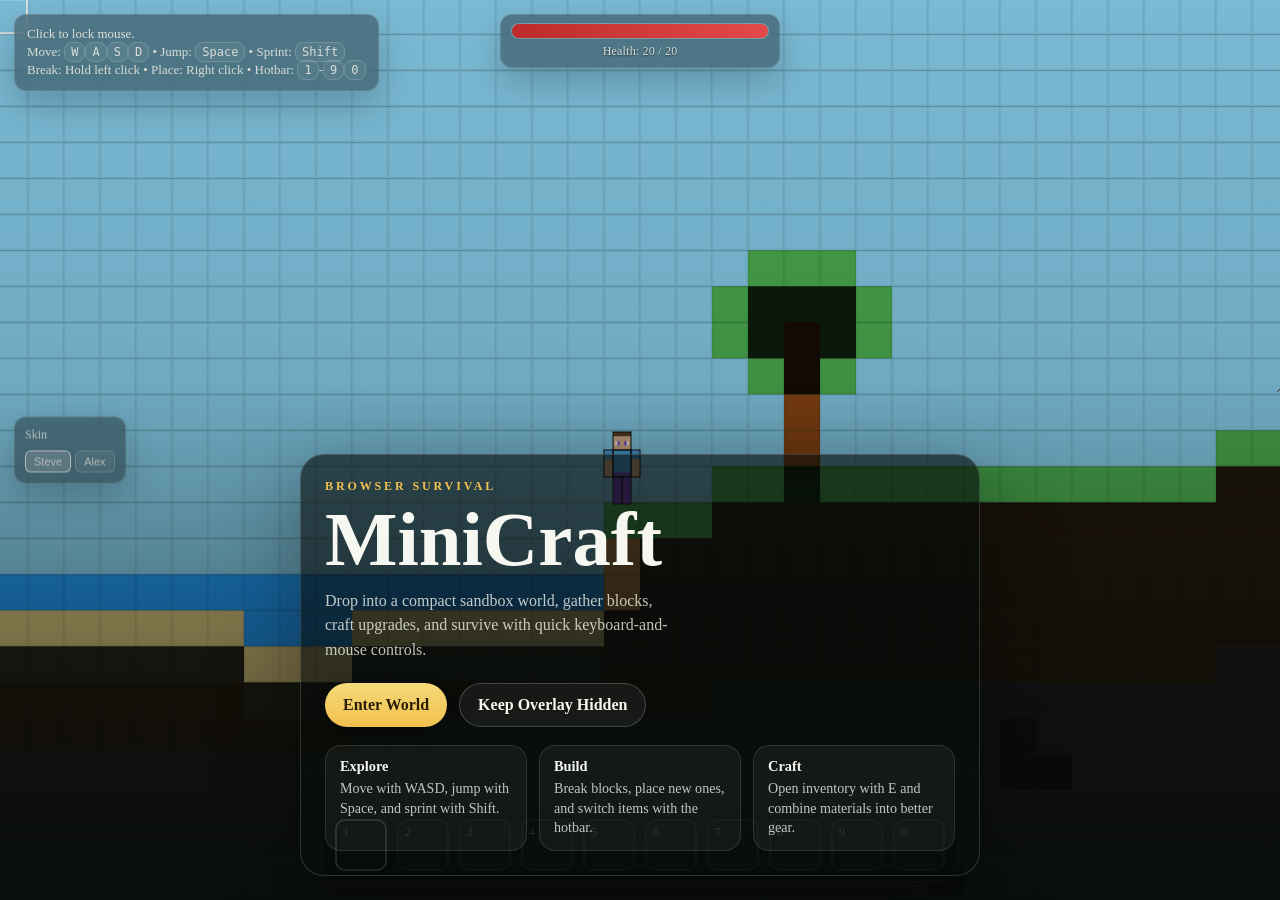
<file: index.html>
<!doctype html>
<html lang="en">
<head>
  <meta charset="utf-8" />
  <meta name="viewport" content="width=device-width, initial-scale=1" />
  <title>MiniCraft</title>
  <style>
    :root {
      --bg-top: #14281d;
      --bg-mid: #284b2e;
      --bg-bottom: #6b8f3e;
      --panel: rgba(7, 12, 10, 0.62);
      --panel-border: rgba(240, 245, 235, 0.16);
      --text: #f5f7f0;
      --muted: rgba(245, 247, 240, 0.78);
      --accent: #f2c14e;
      --accent-dark: #b98a1f;
      --danger: #d32f2f;
      --danger-light: #ff5252;
    }

    * {
      box-sizing: border-box;
    }

    html, body {
      margin: 0;
      height: 100%;
      overflow: hidden;
      background:
        radial-gradient(circle at top, rgba(255, 241, 196, 0.2), transparent 28%),
        linear-gradient(180deg, var(--bg-top) 0%, var(--bg-mid) 45%, var(--bg-bottom) 100%);
      color: var(--text);
      font-family: Georgia, "Times New Roman", serif;
    }

    body {
      position: relative;
    }

    #game {
      display: block;
      width: 100vw;
      height: 100vh;
    }

    #hud {
      position: fixed;
      inset: 0;
      display: flex;
      align-items: flex-end;
      justify-content: center;
      padding: 18px;
      pointer-events: none;
    }

    #hotbar {
      display: flex;
      gap: 10px;
      padding: 10px 12px;
      border-radius: 14px;
      border: 1px solid rgba(255, 255, 255, 0.15);
      background: rgba(0, 0, 0, 0.35);
      backdrop-filter: blur(8px);
    }

    #healthHud,
    #hint,
    #controls > div {
      border: 1px solid rgba(255, 255, 255, 0.15);
      background: rgba(0, 0, 0, 0.35);
      backdrop-filter: blur(8px);
      box-shadow: 0 14px 35px rgba(0, 0, 0, 0.2);
    }

    #healthHud {
      position: fixed;
      top: 14px;
      left: 50%;
      transform: translateX(-50%);
      width: 280px;
      padding: 8px 10px;
      border-radius: 12px;
      pointer-events: none;
    }

    #healthBarBg {
      width: 100%;
      height: 16px;
      overflow: hidden;
      border: 1px solid rgba(255, 255, 255, 0.2);
      border-radius: 10px;
      background: rgba(255, 255, 255, 0.14);
    }

    #healthBarFill {
      width: 100%;
      height: 100%;
      background: linear-gradient(90deg, var(--danger), var(--danger-light));
      transition: width 100ms linear;
    }

    #healthText {
      margin-top: 5px;
      text-align: center;
      font-size: 12px;
      letter-spacing: 0.2px;
      text-shadow: 0 1px 2px rgba(0, 0, 0, 0.6);
    }

    #hint {
      position: fixed;
      top: 14px;
      left: 14px;
      max-width: 380px;
      padding: 10px 12px;
      border-radius: 12px;
      line-height: 1.4;
      font-size: 13px;
      pointer-events: none;
    }

    #hint kbd {
      padding: 2px 6px;
      border: 1px solid rgba(255, 255, 255, 0.2);
      border-radius: 8px;
      background: rgba(255, 255, 255, 0.06);
      font-family: Consolas, Monaco, monospace;
      font-size: 12px;
    }

    #controls {
      position: fixed;
      top: 50%;
      left: 14px;
      display: flex;
      flex-direction: column;
      gap: 10px;
      transform: translateY(-50%);
    }

    #controls > div {
      padding: 10px;
      border-radius: 12px;
    }

    #skinSelector {
      display: flex;
      flex-wrap: wrap;
      gap: 4px;
    }

    #inventoryOverlay {
      position: fixed;
      inset: 0;
      z-index: 20;
      display: flex;
      align-items: center;
      justify-content: center;
      background: rgba(0, 0, 0, 0.42);
      backdrop-filter: blur(10px);
      pointer-events: auto;
    }

    #inventoryOverlay.hidden {
      display: none;
    }

    #inventoryPanel {
      width: min(760px, calc(100vw - 32px));
      padding: 18px;
      border: 1px solid rgba(255, 255, 255, 0.14);
      border-radius: 18px;
      background: rgba(15, 18, 24, 0.88);
      box-shadow: 0 24px 80px rgba(0, 0, 0, 0.45);
    }

    .inventory-title,
    .inventory-subtitle {
      color: rgba(255, 255, 255, 0.92);
      letter-spacing: 0.3px;
      text-shadow: 0 1px 2px rgba(0, 0, 0, 0.55);
    }

    .inventory-title {
      margin-bottom: 14px;
      font-size: 18px;
    }

    .inventory-subtitle {
      margin: 14px 0 10px;
      font-size: 13px;
    }

    #inventoryTopRow {
      display: flex;
      justify-content: flex-start;
      margin-bottom: 10px;
    }

    #craftingPanel {
      display: flex;
      align-items: center;
      gap: 14px;
    }

    .crafting-grid {
      display: grid;
      grid-template-columns: repeat(3, 52px);
      gap: 10px;
    }

    #craftingArrow {
      min-width: 28px;
      color: rgba(255, 255, 255, 0.82);
      font-size: 22px;
      text-align: center;
      text-shadow: 0 1px 2px rgba(0, 0, 0, 0.5);
    }

    .crafting-result {
      display: grid;
      grid-template-columns: 52px;
    }

    .inventory-grid {
      display: grid;
      grid-template-columns: repeat(10, 1fr);
      gap: 10px;
    }

    #draggedInventoryItem {
      position: fixed;
      top: 0;
      left: 0;
      z-index: 25;
      pointer-events: none;
      transform: translate(-9999px, -9999px);
    }

    .slot {
      position: relative;
      display: flex;
      align-items: center;
      justify-content: center;
      width: 52px;
      height: 52px;
      border: 2px solid rgba(255, 255, 255, 0.18);
      border-radius: 10px;
      background: rgba(255, 255, 255, 0.06);
    }

    .slot.interactive {
      cursor: grab;
      pointer-events: auto;
    }

    .slot.interactive:active {
      cursor: grabbing;
    }

    .slot.selected {
      border-color: rgba(255, 255, 255, 0.9);
      box-shadow: 0 0 0 2px rgba(0, 0, 0, 0.5) inset, 0 8px 20px rgba(0, 0, 0, 0.35);
    }

    .slot.dragging-source {
      opacity: 0.45;
    }

    .slot .num {
      position: absolute;
      top: 4px;
      left: 6px;
      font-size: 12px;
      color: rgba(255, 255, 255, 0.9);
      text-shadow: 0 1px 2px rgba(0, 0, 0, 0.7);
    }

    .slot .swatch {
      width: 28px;
      height: 28px;
      border: 1px solid rgba(255, 255, 255, 0.25);
      border-radius: 6px;
      box-shadow: 0 2px 10px rgba(0, 0, 0, 0.35) inset;
    }

    .slot .block-name {
      position: absolute;
      bottom: 2px;
      left: 50%;
      transform: translateX(-50%);
      color: rgba(255, 255, 255, 0.8);
      font-size: 10px;
      white-space: nowrap;
      text-shadow: 0 1px 2px rgba(0, 0, 0, 0.7);
    }

    .slot .count {
      position: absolute;
      right: 6px;
      bottom: 4px;
      color: rgba(255, 255, 255, 0.95);
      font-size: 12px;
      font-weight: 700;
      text-shadow: 0 1px 2px rgba(0, 0, 0, 0.8);
    }

    #welcomeOverlay {
      position: fixed;
      inset: 0;
      z-index: 15;
      display: flex;
      align-items: flex-end;
      justify-content: center;
      padding: 24px;
      pointer-events: none;
      background:
        linear-gradient(180deg, rgba(5, 10, 8, 0.1) 0%, rgba(5, 10, 8, 0.18) 42%, rgba(5, 10, 8, 0.72) 100%);
    }

    .welcome-card {
      width: min(680px, 100%);
      padding: 24px;
      border: 1px solid var(--panel-border);
      border-radius: 24px;
      background: var(--panel);
      box-shadow: 0 20px 80px rgba(0, 0, 0, 0.35);
      pointer-events: auto;
      animation: rise 500ms ease-out;
    }

    .eyebrow {
      color: var(--accent);
      font-size: 12px;
      font-weight: 700;
      letter-spacing: 0.24em;
      text-transform: uppercase;
    }

    h1 {
      margin: 10px 0 12px;
      font-size: clamp(2.4rem, 7vw, 4.8rem);
      line-height: 0.95;
    }

    .welcome-copy {
      max-width: 44ch;
      margin: 0 0 20px;
      color: var(--muted);
      font-size: 1rem;
      line-height: 1.55;
    }

    .welcome-actions {
      display: flex;
      flex-wrap: wrap;
      gap: 12px;
      margin-bottom: 18px;
    }

    .button {
      appearance: none;
      padding: 12px 18px;
      border: 0;
      border-radius: 999px;
      background: linear-gradient(180deg, #f5d97b 0%, var(--accent) 100%);
      color: #2b1e03;
      font: inherit;
      font-weight: 700;
      cursor: pointer;
      box-shadow: 0 8px 20px rgba(0, 0, 0, 0.22);
    }

    .button.secondary {
      border: 1px solid rgba(255, 255, 255, 0.2);
      background: rgba(255, 255, 255, 0.06);
      color: var(--text);
      box-shadow: none;
    }

    .welcome-meta {
      display: grid;
      grid-template-columns: repeat(3, minmax(0, 1fr));
      gap: 12px;
    }

    .meta-card {
      padding: 12px 14px;
      border: 1px solid rgba(255, 255, 255, 0.12);
      border-radius: 16px;
      background: rgba(255, 255, 255, 0.05);
    }

    .meta-card strong {
      display: block;
      margin-bottom: 4px;
      font-size: 0.9rem;
    }

    .meta-card span {
      color: var(--muted);
      font-size: 0.88rem;
      line-height: 1.4;
    }

    @keyframes rise {
      from {
        opacity: 0;
        transform: translateY(24px);
      }
      to {
        opacity: 1;
        transform: translateY(0);
      }
    }

    @media (max-width: 760px) {
      #hint,
      #controls {
        display: none;
      }

      #healthHud {
        width: min(280px, calc(100vw - 28px));
      }

      .welcome-card {
        padding: 20px;
      }

      .welcome-meta {
        grid-template-columns: 1fr;
      }
    }
  </style>
</head>
<body>
  <div id="welcomeOverlay" aria-hidden="false">
    <div class="welcome-card">
      <div class="eyebrow">Browser Survival</div>
      <h1>MiniCraft</h1>
      <p class="welcome-copy">
        Drop into a compact sandbox world, gather blocks, craft upgrades, and survive with quick keyboard-and-mouse controls.
      </p>
      <div class="welcome-actions">
        <button class="button" id="startGameButton" type="button">Enter World</button>
        <button class="button secondary" id="dismissOverlayButton" type="button">Keep Overlay Hidden</button>
      </div>
      <div class="welcome-meta">
        <div class="meta-card">
          <strong>Explore</strong>
          <span>Move with WASD, jump with Space, and sprint with Shift.</span>
        </div>
        <div class="meta-card">
          <strong>Build</strong>
          <span>Break blocks, place new ones, and switch items with the hotbar.</span>
        </div>
        <div class="meta-card">
          <strong>Craft</strong>
          <span>Open inventory with E and combine materials into better gear.</span>
        </div>
      </div>
    </div>
  </div>

  <div id="hint">
    Click to lock mouse.<br />
    Move: <kbd>W</kbd><kbd>A</kbd><kbd>S</kbd><kbd>D</kbd> • Jump: <kbd>Space</kbd> • Sprint: <kbd>Shift</kbd><br />
    Break: Hold left click • Place: Right click • Hotbar: <kbd>1</kbd>-<kbd>9</kbd><kbd>0</kbd>
  </div>

  <canvas id="game"></canvas>

  <div id="healthHud">
    <div id="healthBarBg"><div id="healthBarFill"></div></div>
    <div id="healthText">Health: 20 / 20</div>
  </div>

  <div id="inventoryOverlay" class="hidden">
    <div id="inventoryPanel">
      <div class="inventory-title">Inventory</div>
      <div id="inventoryTopRow">
        <div>
          <div class="inventory-subtitle">Crafting</div>
          <div id="craftingPanel">
            <div id="craftingGrid" class="crafting-grid"></div>
            <div id="craftingArrow">-&gt;</div>
            <div id="craftingResult" class="crafting-result"></div>
          </div>
        </div>
      </div>
      <div class="inventory-subtitle">Storage</div>
      <div id="inventoryStorage" class="inventory-grid"></div>
      <div class="inventory-subtitle">Hotbar</div>
      <div id="inventoryHotbar" class="inventory-grid inventory-hotbar"></div>
    </div>
    <div id="draggedInventoryItem"></div>
  </div>

  <div id="hud">
    <div id="hotbar"></div>
  </div>

  <div id="controls">
    <div>
      <div style="margin-bottom: 8px; color: rgba(255,255,255,0.9); font-size: 12px;">Skin</div>
      <div id="skinSelector"></div>
    </div>
  </div>

  <script>
    const welcomeOverlay = document.getElementById("welcomeOverlay");
    const startGameButton = document.getElementById("startGameButton");
    const dismissOverlayButton = document.getElementById("dismissOverlayButton");
    const gameCanvas = document.getElementById("game");

    function hideWelcomeOverlay() {
      welcomeOverlay.style.display = "none";
      welcomeOverlay.setAttribute("aria-hidden", "true");
    }

    startGameButton.addEventListener("click", () => {
      hideWelcomeOverlay();
      if (gameCanvas.requestPointerLock) {
        gameCanvas.requestPointerLock();
      }
    });

    dismissOverlayButton.addEventListener("click", hideWelcomeOverlay);
  </script>
  <script src="js/bootstrap.js"></script>
  <script src="js/world.js"></script>
  <script src="js/entities.js"></script>
  <script src="js/interactions.js"></script>
  <script src="js/rendering.js"></script>
  <script src="js/game-loop.js"></script>
</body>
</html>
</file>
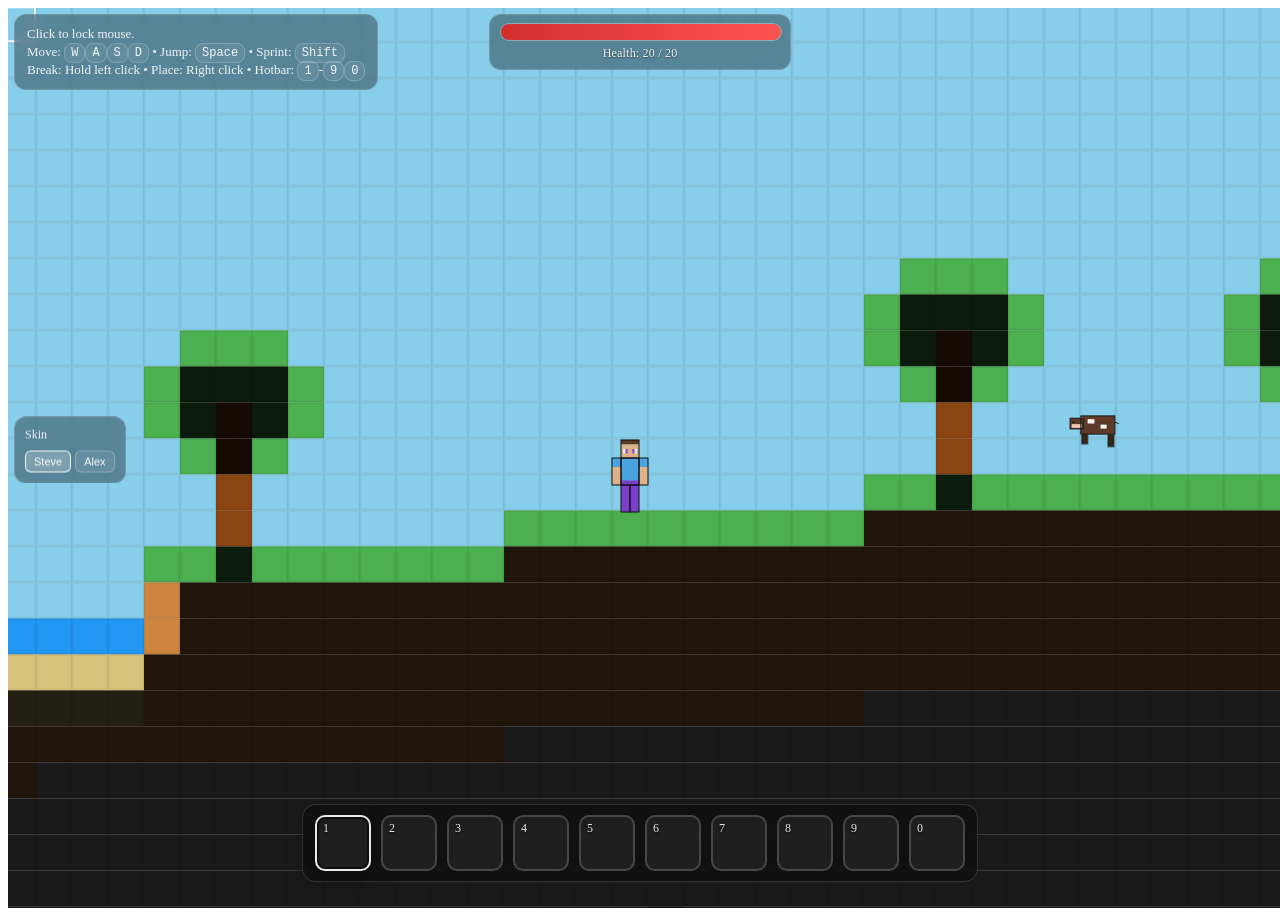
<file: 2dcraft.html>
<!doctype html>
<html lang="en">
<head>
  <meta charset="utf-8" />
  <meta name="viewport" content="width=device-width,initial-scale=1" />
  <title>MiniCraft (browser)</title>
  <link rel="stylesheet" href="styles/game.css" />
</head>
<body>
  <div id="hint">
    Click to lock mouse. <br/>
    Move: <kbd>W</kbd><kbd>A</kbd><kbd>S</kbd><kbd>D</kbd> • Jump: <kbd>Space</kbd> • Sprint: <kbd>Shift</kbd> <br/>
    Break: Hold left click • Place: Right click • Hotbar: <kbd>1</kbd>-<kbd>9</kbd><kbd>0</kbd>
  </div>
  <canvas id="game"></canvas>
  <div id="healthHud">
    <div id="healthBarBg"><div id="healthBarFill"></div></div>
    <div id="healthText">Health: 20 / 20</div>
  </div>
  <div id="inventoryOverlay" class="hidden">
    <div id="inventoryPanel">
      <div class="inventory-title">Inventory</div>
      <div id="inventoryTopRow">
        <div>
          <div class="inventory-subtitle">Crafting</div>
          <div id="craftingPanel">
            <div id="craftingGrid" class="crafting-grid"></div>
            <div id="craftingArrow">-></div>
            <div id="craftingResult" class="crafting-result"></div>
          </div>
        </div>
      </div>
      <div class="inventory-subtitle">Storage</div>
      <div id="inventoryStorage" class="inventory-grid"></div>
      <div class="inventory-subtitle">Hotbar</div>
      <div id="inventoryHotbar" class="inventory-grid inventory-hotbar"></div>
    </div>
    <div id="draggedInventoryItem"></div>
  </div>
  <div id="hud">
    <div id="hotbar"></div>
  </div>
  <div id="controls" style="position: fixed; left: 14px; top: 50%; transform: translateY(-50%); display: flex; flex-direction: column; gap: 10px;">
    <div style="background: rgba(0,0,0,.35); border: 1px solid rgba(255,255,255,.15); border-radius: 12px; padding: 10px; backdrop-filter: blur(6px);">
      <div style="color: rgba(255,255,255,.9); font-size: 12px; margin-bottom: 8px;">Skin</div>
      <div id="skinSelector" style="display: flex; gap: 4px; flex-wrap: wrap;"></div>
    </div>
  </div>

  <script src="js/bootstrap.js"></script>
  <script src="js/world.js"></script>
  <script src="js/entities.js"></script>
  <script src="js/interactions.js"></script>
  <script src="js/rendering.js"></script>
  <script src="js/game-loop.js"></script>
</body>
</html>
</file>
<file: styles/game.css>
<style>
    html, body { margin:0; height:100%; overflow:hidden; background:#000; font-family:system-ui, -apple-system, Segoe UI, Roboto, Arial; }
    #hud {
      position: fixed; inset: 0; pointer-events: none;
      display:flex; align-items:flex-end; justify-content:center;
      padding: 18px;
    }
    #crosshair {
      position: fixed; left:50%; top:50%;
      width: 14px; height: 14px; transform: translate(-50%,-50%);
      opacity: .9;
    }
    #hotbar {
      display:flex; gap:10px;
      background: rgba(0,0,0,.35);
      border: 1px solid rgba(255,255,255,.15);
      border-radius: 14px;
      padding: 10px 12px;
      pointer-events: none;
      backdrop-filter: blur(6px);
    }
    #inventoryOverlay {
      position: fixed;
      inset: 0;
      display: flex;
      align-items: center;
      justify-content: center;
      background: rgba(0,0,0,.42);
      backdrop-filter: blur(10px);
      pointer-events: auto;
      z-index: 20;
    }
    #inventoryOverlay.hidden {
      display: none;
    }
    #inventoryPanel {
      width: min(760px, calc(100vw - 32px));
      background: rgba(15,18,24,.88);
      border: 1px solid rgba(255,255,255,.14);
      border-radius: 18px;
      box-shadow: 0 24px 80px rgba(0,0,0,.45);
      padding: 18px;
    }
    .inventory-title,
    .inventory-subtitle {
      color: rgba(255,255,255,.92);
      text-shadow: 0 1px 2px rgba(0,0,0,.55);
      letter-spacing: .3px;
    }
    .inventory-title {
      font-size: 18px;
      margin-bottom: 14px;
    }
    .inventory-subtitle {
      font-size: 13px;
      margin: 14px 0 10px;
    }
    #inventoryTopRow {
      display: flex;
      justify-content: flex-start;
      margin-bottom: 10px;
    }
    #craftingPanel {
      display: flex;
      align-items: center;
      gap: 14px;
    }
    .crafting-grid {
      display: grid;
      grid-template-columns: repeat(3, 52px);
      gap: 10px;
    }
    #craftingArrow {
      color: rgba(255,255,255,.82);
      font-size: 22px;
      letter-spacing: 1px;
      text-shadow: 0 1px 2px rgba(0,0,0,.5);
      min-width: 28px;
      text-align: center;
    }
    .crafting-result {
      display: grid;
      grid-template-columns: 52px;
    }
    .inventory-grid {
      display: grid;
      grid-template-columns: repeat(10, 1fr);
      gap: 10px;
    }
    .inventory-hotbar {
      margin-top: 0;
    }
    #draggedInventoryItem {
      position: fixed;
      left: 0;
      top: 0;
      pointer-events: none;
      z-index: 25;
      transform: translate(-9999px, -9999px);
    }
    #healthHud {
      position: fixed;
      top: 14px;
      left: 50%;
      transform: translateX(-50%);
      width: 280px;
      pointer-events: none;
      background: rgba(0,0,0,.35);
      border: 1px solid rgba(255,255,255,.15);
      border-radius: 12px;
      padding: 8px 10px;
      backdrop-filter: blur(6px);
    }
    #healthBarBg {
      width: 100%;
      height: 16px;
      border-radius: 10px;
      background: rgba(255,255,255,.14);
      overflow: hidden;
      border: 1px solid rgba(255,255,255,.2);
    }
    #healthBarFill {
      height: 100%;
      width: 100%;
      background: linear-gradient(90deg, #d32f2f, #ff5252);
      transition: width 100ms linear;
    }
    #healthText {
      margin-top: 5px;
      text-align: center;
      color: rgba(255,255,255,.92);
      font-size: 12px;
      letter-spacing: .2px;
      text-shadow: 0 1px 2px rgba(0,0,0,.6);
    }
    .slot {
      width: 52px; height: 52px;
      border-radius: 10px;
      border: 2px solid rgba(255,255,255,.18);
      background: rgba(255,255,255,.06);
      display:flex; align-items:center; justify-content:center;
      position: relative;
    }
    .slot.interactive {
      cursor: grab;
      pointer-events: auto;
    }
    .slot.interactive:active {
      cursor: grabbing;
    }
    .slot.selected {
      border-color: rgba(255,255,255,.9);
      box-shadow: 0 0 0 2px rgba(0,0,0,.5) inset, 0 8px 20px rgba(0,0,0,.35);
    }
    .slot.dragging-source {
      opacity: .45;
    }
    .slot .num {
      position:absolute; left:6px; top:4px;
      font-size: 12px; color: rgba(255,255,255,.9);
      text-shadow: 0 1px 2px rgba(0,0,0,.7);
    }
    .slot .swatch {
      width: 28px; height: 28px; border-radius: 6px;
      border: 1px solid rgba(255,255,255,.25);
      box-shadow: 0 2px 10px rgba(0,0,0,.35) inset;
    }
    .slot .block-name {
      position: absolute; left: 50%; bottom: 2px; transform: translateX(-50%);
      font-size: 10px; color: rgba(255,255,255,.8);
      text-shadow: 0 1px 2px rgba(0,0,0,.7);
      white-space: nowrap;
    }
    .slot .count {
      position: absolute; right: 6px; bottom: 4px;
      font-size: 12px; color: rgba(255,255,255,.95);
      text-shadow: 0 1px 2px rgba(0,0,0,.8);
      font-weight: 700;
    }
    #hint {
      position: fixed; left: 14px; top: 14px;
      color: rgba(255,255,255,.9);
      background: rgba(0,0,0,.35);
      border: 1px solid rgba(255,255,255,.15);
      border-radius: 12px;
      padding: 10px 12px;
      max-width: 380px;
      line-height: 1.35;
      pointer-events:none;
      backdrop-filter: blur(6px);
      font-size: 13px;
    }
    #hint kbd {
      font-family: ui-monospace, SFMono-Regular, Menlo, Consolas, monospace;
      font-size: 12px;
      padding: 2px 6px;
      border-radius: 8px;
      border: 1px solid rgba(255,255,255,.2);
      background: rgba(255,255,255,.06);
    }
  </style>
</file>
